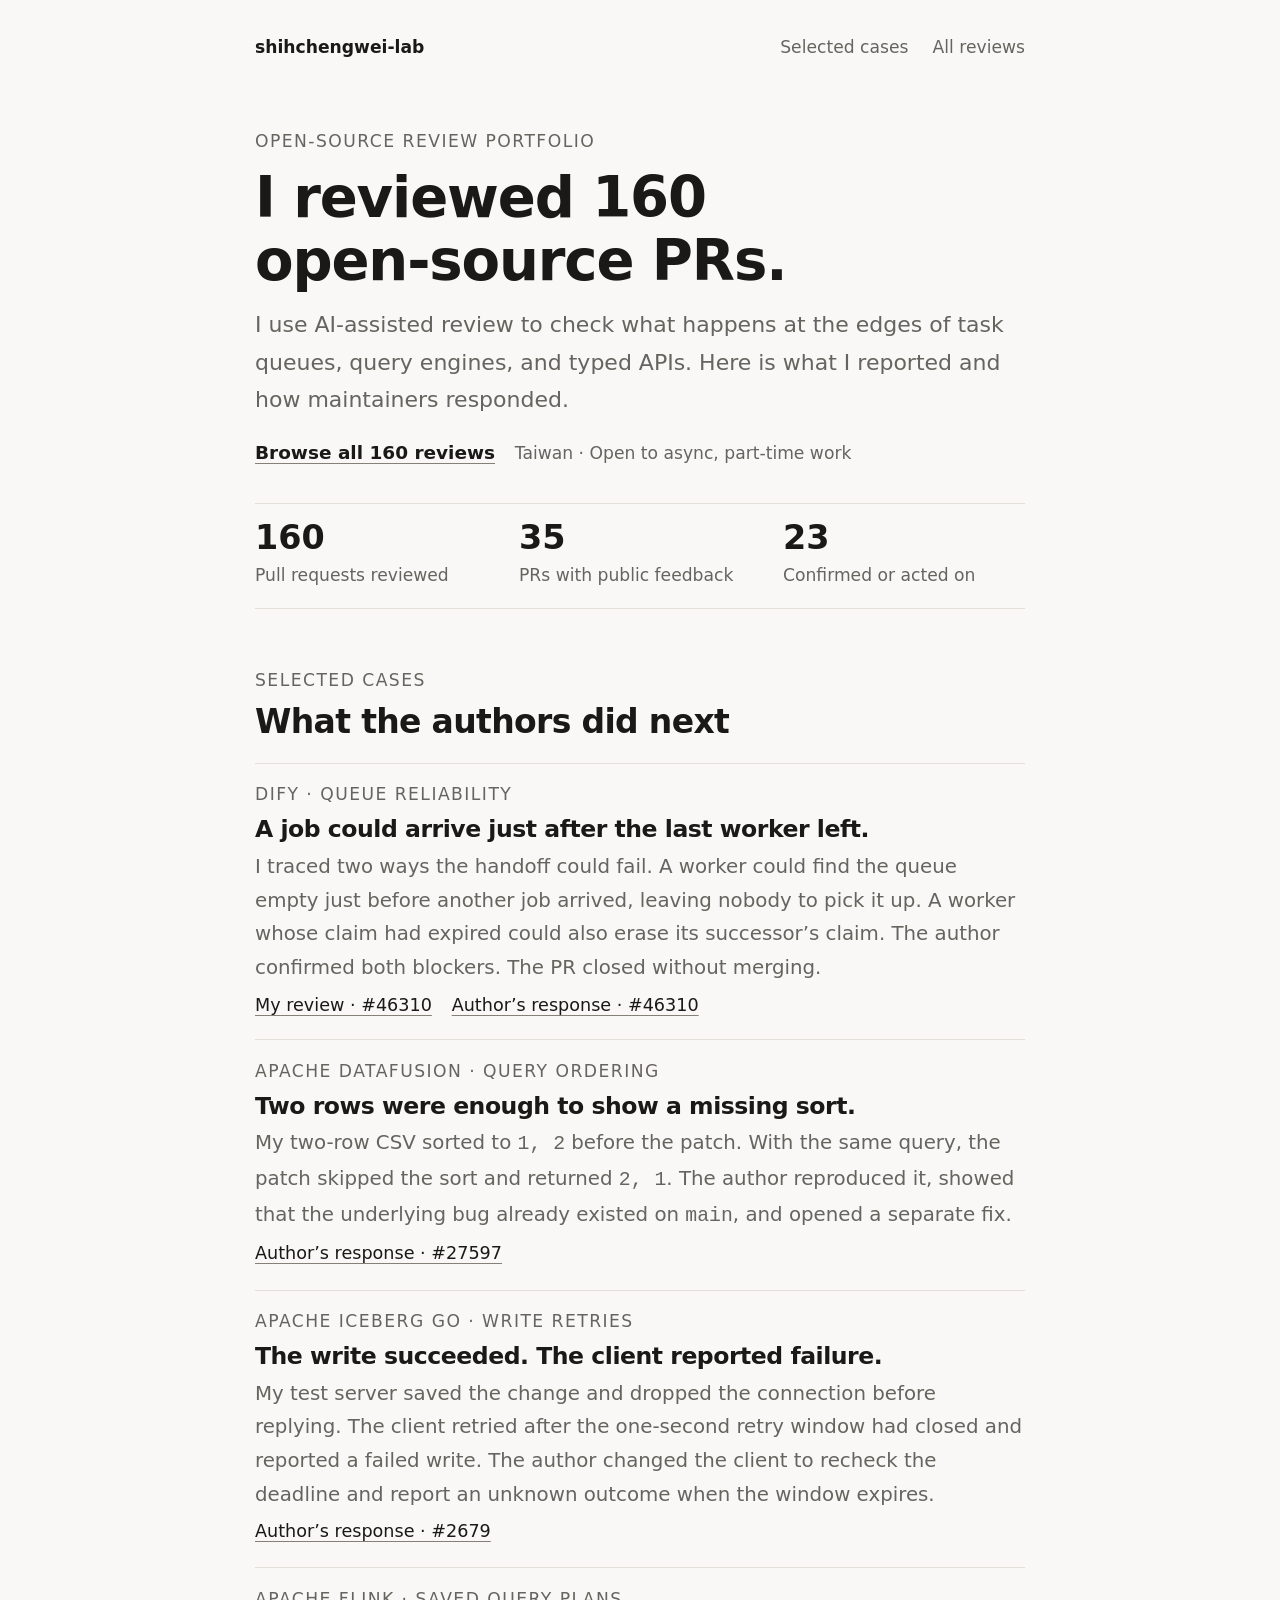
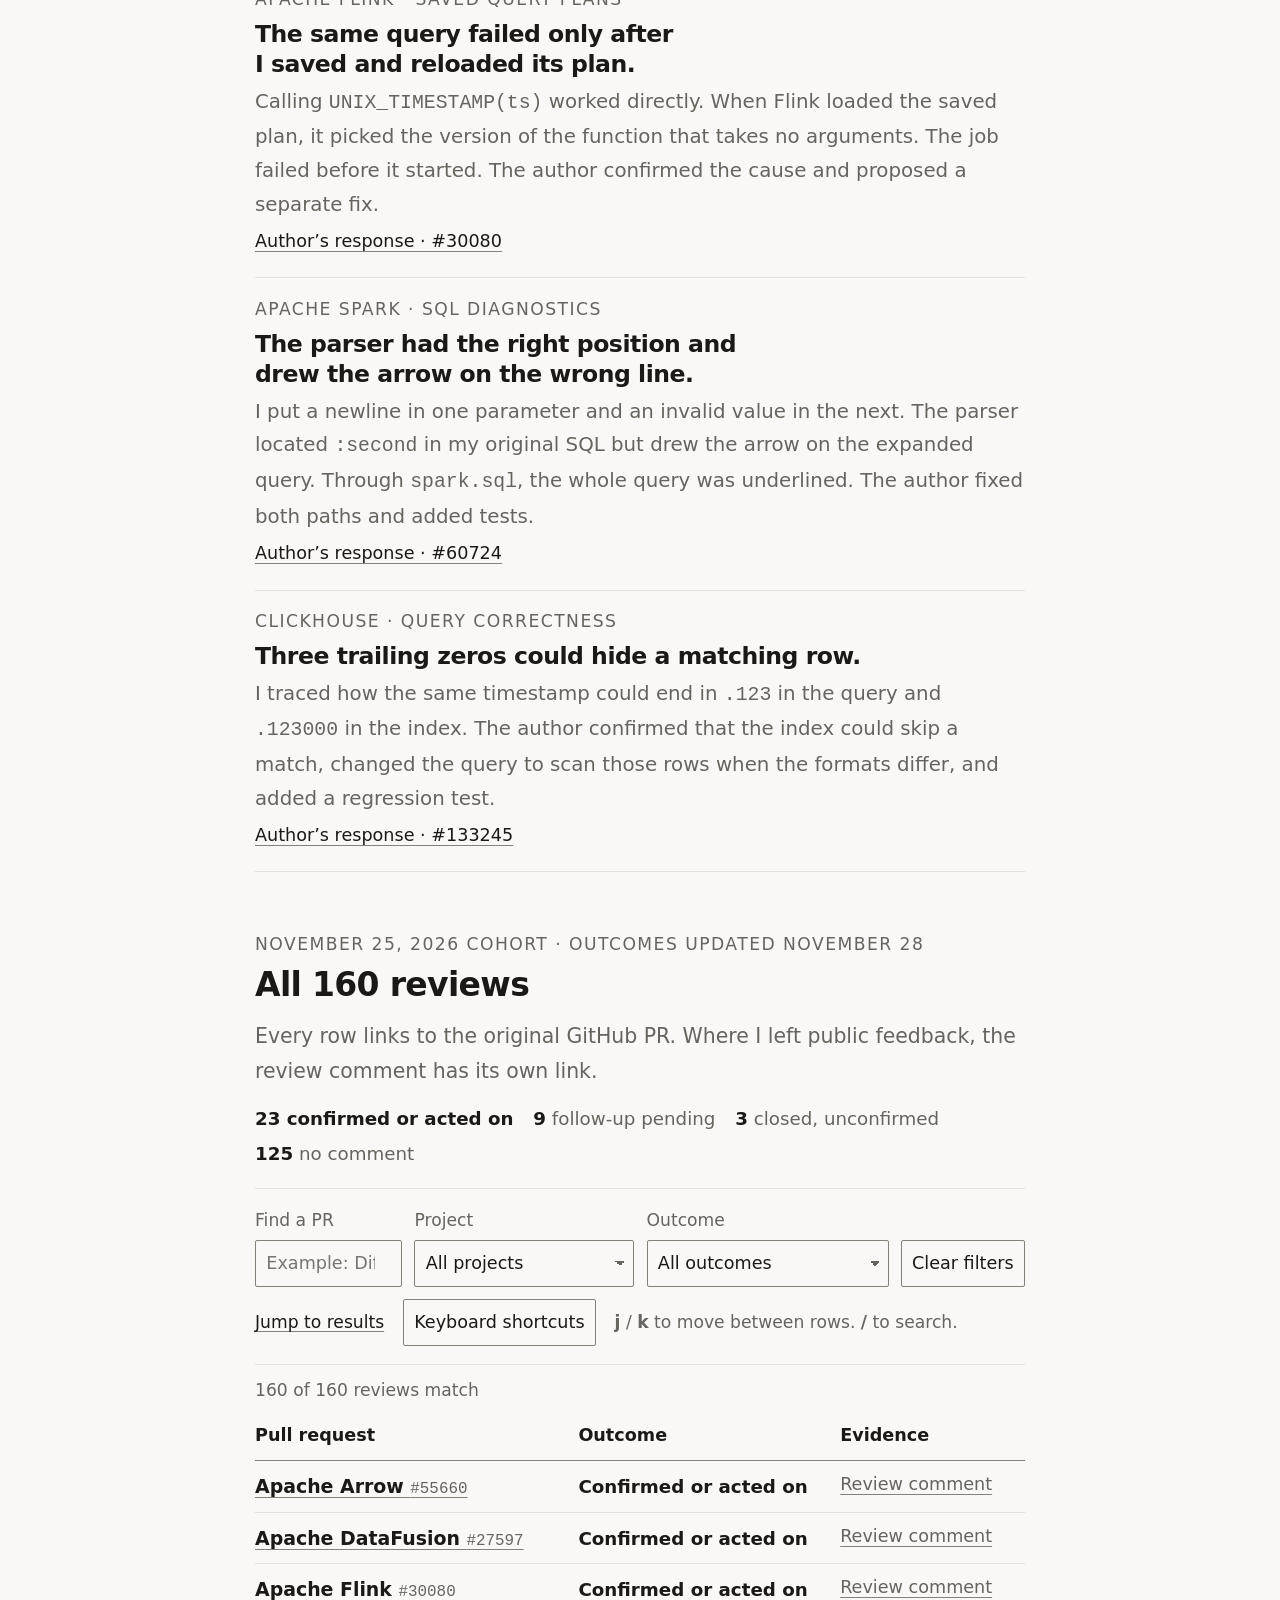
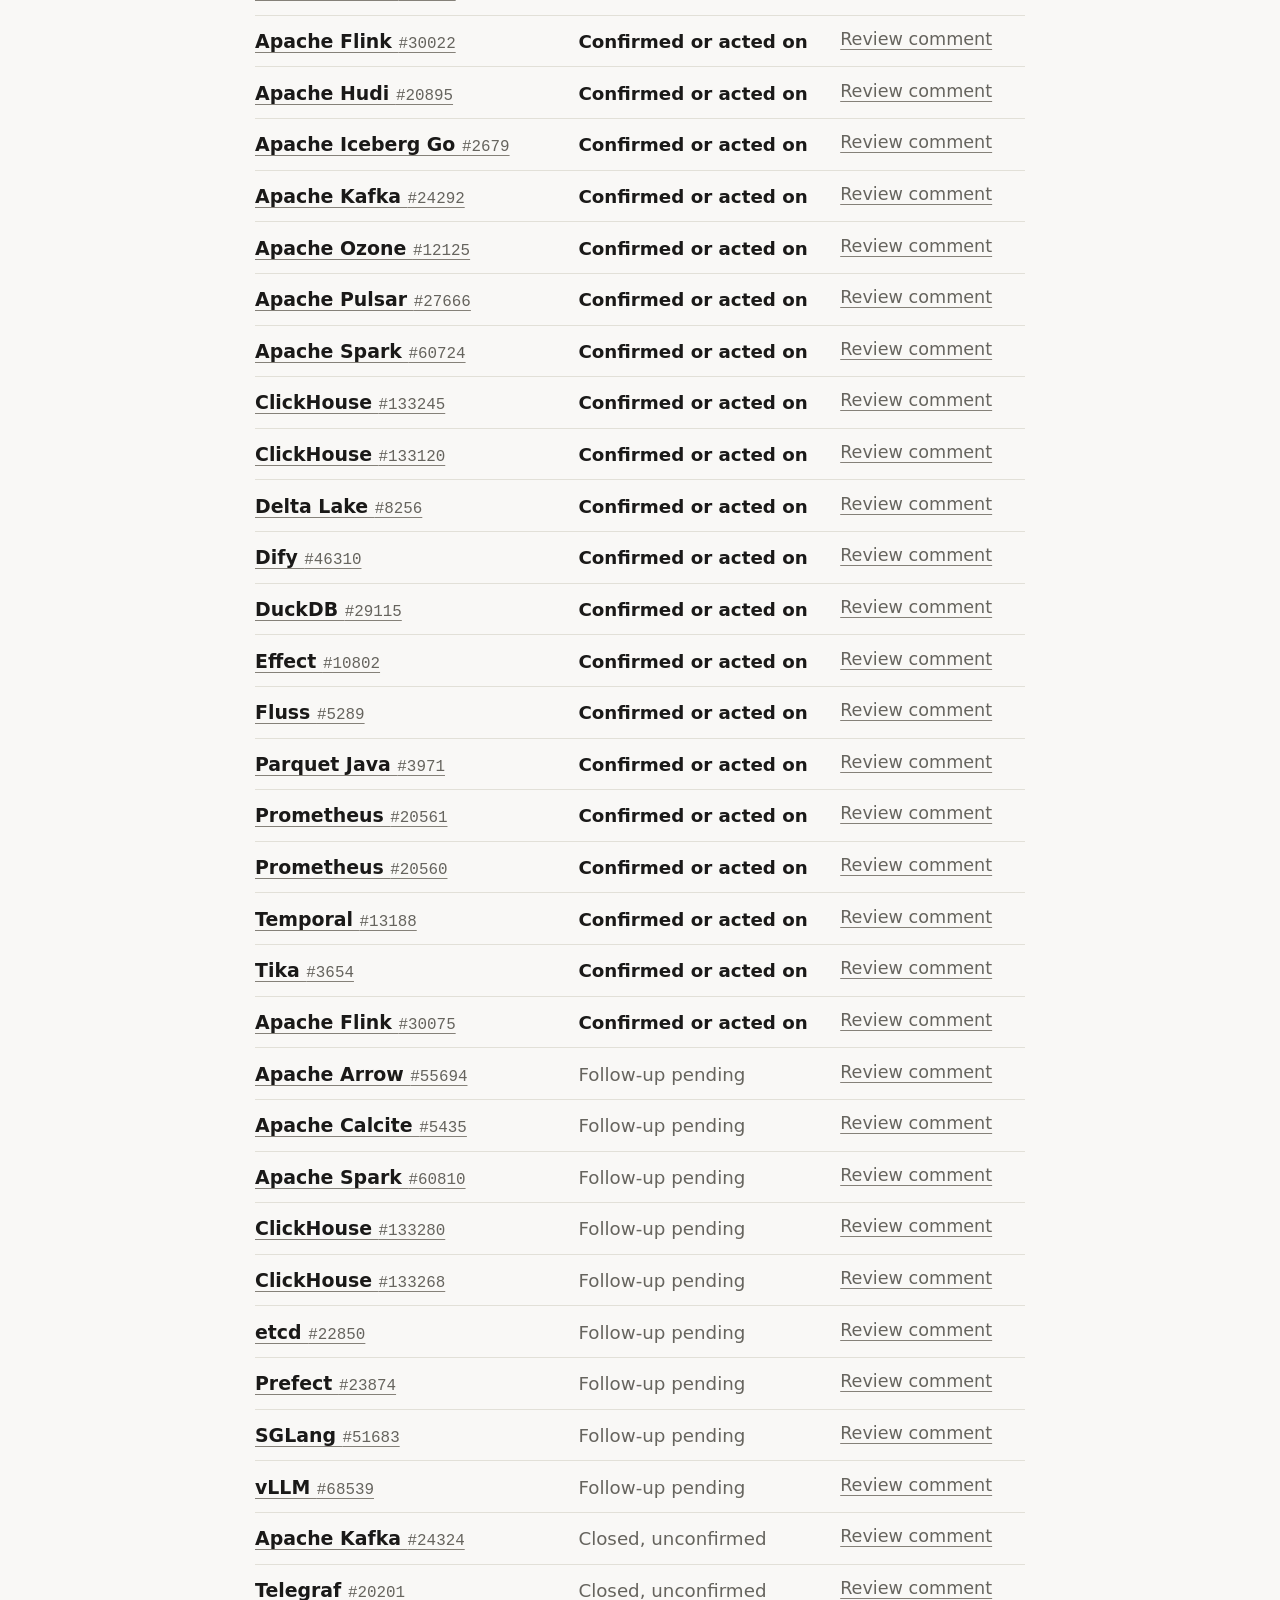
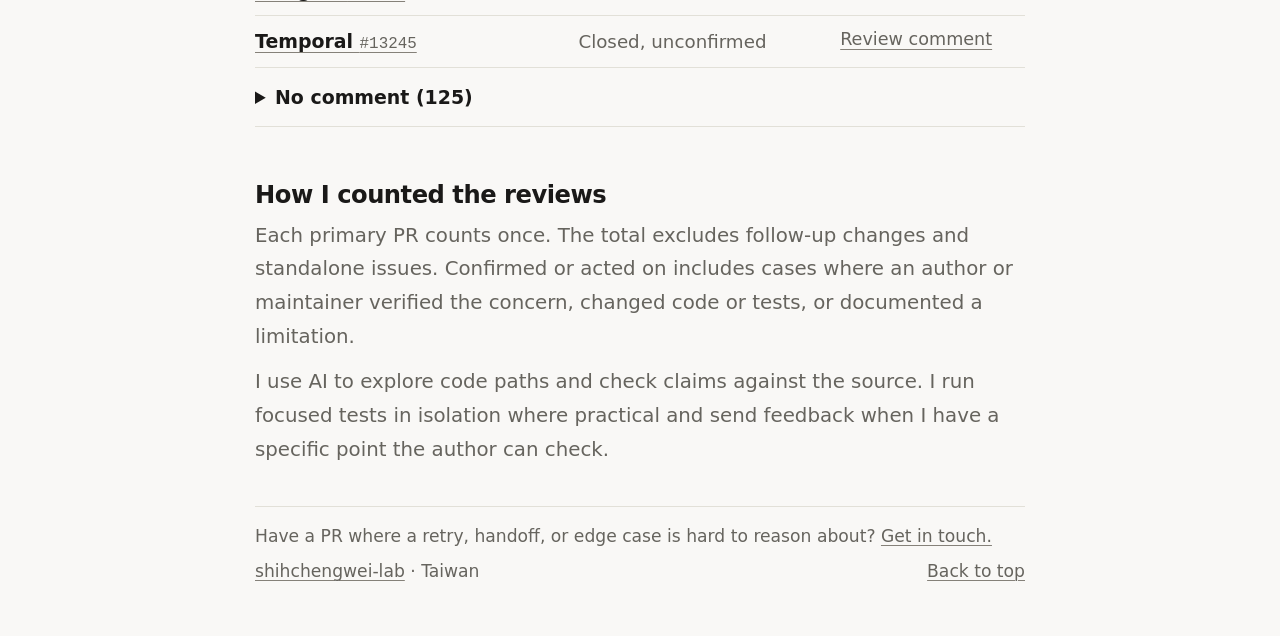
<file: index.html>
<!doctype html>
<html lang="en">
<head>
<meta charset="utf-8">
<meta name="viewport" content="width=device-width, initial-scale=1">
<link rel="icon" href="./favicon.ico?v=1" sizes="16x16 32x32 48x48">
<meta name="robots" content="noindex, follow">
<meta name="theme-color" content="#f9f8f6" media="(prefers-color-scheme: light)">
<meta name="theme-color" content="#161616" media="(prefers-color-scheme: dark)">
<meta name="description" content="160 open-source pull request reviews by shihchengwei-lab, with six selected cases and links to the original evidence.">
<title>160 Open-Source PR Reviews | shihchengwei-lab</title>
<link rel="stylesheet" href="./site.css">
</head>
<body>
<a class="skip" href="#main">Skip to content</a>
<header id="top" tabindex="-1">
  <div class="wrap">
    <div class="topbar">
      <a class="handle" href="https://github.com/shihchengwei-lab">shihchengwei-lab</a>
      <nav aria-label="Page navigation"><a href="#cases">Selected cases</a><a href="#reviews">All reviews</a></nav>
    </div>
    <p class="eyebrow">Open-source review portfolio</p>
    <h1>I reviewed 160 <span>open-source PRs.</span></h1>
    <p class="intro">I use AI-assisted review to check what happens at the edges of task queues, query engines, and typed APIs. Here is what I reported and how maintainers responded.</p>
    <div class="hero-actions"><a class="button" href="#reviews">Browse all 160 reviews</a><span class="availability">Taiwan · Open to async, part-time work</span></div>
    <div class="stats" aria-label="Review outcome summary">
      <div><strong>160</strong><p>Pull requests reviewed</p></div>
      <div><strong>35</strong><p>PRs with public feedback</p></div>
      <div><strong>23</strong><p>Confirmed or acted on</p></div>
    </div>
  </div>
</header>
<main class="wrap" id="main" tabindex="-1">
  <section class="section" id="cases" aria-labelledby="cases-title" tabindex="-1">
    <p class="eyebrow">Selected cases</p>
    <h2 id="cases-title">What the authors did next</h2>
    <div class="cases">
      <article class="case" id="dify" aria-labelledby="dify-title">
        <p class="eyebrow">Dify · Queue reliability</p>
        <h3 id="dify-title">A job could arrive just after the last worker left.</h3>
        <p>I traced two ways the handoff could fail. A worker could find the queue empty just before another job arrived, leaving nobody to pick it up. A worker whose claim had expired could also erase its successor’s claim. The author confirmed both blockers. The PR closed without merging.</p>
        <div class="case-links">
          <a href="https://github.com/langgenius/dify/pull/46310#issuecomment-6981994924">My review · #46310</a>
          <a href="https://github.com/langgenius/dify/pull/46310#issuecomment-6992254631">Author’s response · #46310</a>
        </div>
      </article>
      <article class="case">
        <p class="eyebrow">Apache DataFusion · Query ordering</p>
        <h3>Two rows were enough to show a missing sort.</h3>
        <p>My two-row CSV sorted to <code>1, 2</code> before the patch. With the same query, the patch skipped the sort and returned <code>2, 1</code>. The author reproduced it, showed that the underlying bug already existed on <code>main</code>, and opened a separate fix.</p>
        <a href="https://github.com/apache/datafusion/pull/27597#issuecomment-7049002958">Author’s response · #27597</a>
      </article>
      <article class="case">
        <p class="eyebrow">Apache Iceberg Go · Write retries</p>
        <h3>The write succeeded. The client reported failure.</h3>
        <p>My test server saved the change and dropped the connection before replying. The client retried after the one-second retry window had closed and reported a failed write. The author changed the client to recheck the deadline and report an unknown outcome when the window expires.</p>
        <a href="https://github.com/apache/iceberg-go/pull/2679#issuecomment-7136908103">Author’s response · #2679</a>
      </article>
      <article class="case">
        <p class="eyebrow">Apache Flink · Saved query plans</p>
        <h3>The same query failed only after I saved and reloaded its plan.</h3>
        <p>Calling <code>UNIX_TIMESTAMP(ts)</code> worked directly. When Flink loaded the saved plan, it picked the version of the function that takes no arguments. The job failed before it started. The author confirmed the cause and proposed a separate fix.</p>
        <a href="https://github.com/apache/flink/pull/30080#issuecomment-7151901415">Author’s response · #30080</a>
      </article>
      <article class="case">
        <p class="eyebrow">Apache Spark · SQL diagnostics</p>
        <h3>The parser had the right position and drew the arrow on the wrong line.</h3>
        <p>I put a newline in one parameter and an invalid value in the next. The parser located <code>:second</code> in my original SQL but drew the arrow on the expanded query. Through <code>spark.sql</code>, the whole query was underlined. The author fixed both paths and added tests.</p>
        <a href="https://github.com/apache/spark/pull/60724#issuecomment-7112147391">Author’s response · #60724</a>
      </article>
      <article class="case">
        <p class="eyebrow">ClickHouse · Query correctness</p>
        <h3>Three trailing zeros could hide a matching row.</h3>
        <p>I traced how the same timestamp could end in <code>.123</code> in the query and <code>.123000</code> in the index. The author confirmed that the index could skip a match, changed the query to scan those rows when the formats differ, and added a regression test.</p>
        <a href="https://github.com/ClickHouse/ClickHouse/pull/133245#issuecomment-7063928589">Author’s response · #133245</a>
      </article>
    </div>
  </section>
  <section class="section" id="reviews" aria-labelledby="review-title" tabindex="-1">
    <p class="eyebrow">November 25, 2026 cohort · Outcomes updated November 28</p>
    <h2 id="review-title">All 160 reviews</h2>
    <p class="section-intro">Every row links to the original GitHub PR. Where I left public feedback, the review comment has its own link.</p>
    <div class="legend" aria-label="Outcome counts">
      <span class="status confirmed"><b>23</b> confirmed or acted on</span>
      <span class="status pending"><b>9</b> follow-up pending</span>
      <span class="status closed"><b>3</b> closed, unconfirmed</span>
      <span class="status quiet"><b>125</b> no comment</span>
    </div>
    <div class="directory">
      <form role="search" id="filters" aria-label="Filter the review index" hidden>
        <label>Find a PR<input id="query" type="search" placeholder="Example: Dify or #46310" autocomplete="off" aria-keyshortcuts="/"></label>
        <label>Project<select id="project"><option value="">All projects</option></select></label>
        <label>Outcome<select id="outcome"><option value="">All outcomes</option><option value="confirmed">Confirmed or acted on</option><option value="pending">Follow-up pending</option><option value="closed">Closed, unconfirmed</option><option value="quiet">No comment</option></select></label>
        <button type="reset">Clear filters</button>
        <p class="keyboard-tools">
          <a href="#count">Jump to results</a>
          <button id="shortcut-toggle" type="button" aria-pressed="true">Keyboard shortcuts</button>
          <span id="shortcut-help"><kbd>j</kbd> / <kbd>k</kbd> to move between rows. <kbd>/</kbd> to search.</span>
        </p>
      </form>
      <p class="count" id="count" role="status" tabindex="-1">160 of 160 reviews match</p>
      <table id="commented-reviews" aria-label="Reviews with public comments">
        <thead><tr><th scope="col">Pull request</th><th scope="col">Outcome</th><th scope="col">Evidence</th></tr></thead>
        <tbody>
<tr data-project="apache/arrow" data-status="confirmed">
  <td><a class="pr" href="https://github.com/apache/arrow/pull/55660">Apache Arrow <span>#55660</span></a></td>
  <td><span class="status confirmed">Confirmed or acted on</span></td>
  <td><a href="https://github.com/apache/arrow/pull/55660#issuecomment-7008394155" aria-label="Review comment on Apache Arrow #55660">Review comment</a></td>
</tr>
<tr data-project="apache/datafusion" data-status="confirmed">
  <td><a class="pr" href="https://github.com/apache/datafusion/pull/27597">Apache DataFusion <span>#27597</span></a></td>
  <td><span class="status confirmed">Confirmed or acted on</span></td>
  <td><a href="https://github.com/apache/datafusion/pull/27597#issuecomment-7036916326" aria-label="Review comment on Apache DataFusion #27597">Review comment</a></td>
</tr>
<tr data-project="apache/flink" data-status="confirmed">
  <td><a class="pr" href="https://github.com/apache/flink/pull/30080">Apache Flink <span>#30080</span></a></td>
  <td><span class="status confirmed">Confirmed or acted on</span></td>
  <td><a href="https://github.com/apache/flink/pull/30080#issuecomment-7149014587" aria-label="Review comment on Apache Flink #30080">Review comment</a></td>
</tr>
<tr data-project="apache/flink" data-status="confirmed">
  <td><a class="pr" href="https://github.com/apache/flink/pull/30022">Apache Flink <span>#30022</span></a></td>
  <td><span class="status confirmed">Confirmed or acted on</span></td>
  <td><a href="https://github.com/apache/flink/pull/30022#issuecomment-7035073896" aria-label="Review comment on Apache Flink #30022">Review comment</a></td>
</tr>
<tr data-project="apache/hudi" data-status="confirmed">
  <td><a class="pr" href="https://github.com/apache/hudi/pull/20895">Apache Hudi <span>#20895</span></a></td>
  <td><span class="status confirmed">Confirmed or acted on</span></td>
  <td><a href="https://github.com/apache/hudi/pull/20895#issuecomment-7136160884" aria-label="Review comment on Apache Hudi #20895">Review comment</a></td>
</tr>
<tr data-project="apache/iceberg-go" data-status="confirmed">
  <td><a class="pr" href="https://github.com/apache/iceberg-go/pull/2679">Apache Iceberg Go <span>#2679</span></a></td>
  <td><span class="status confirmed">Confirmed or acted on</span></td>
  <td><a href="https://github.com/apache/iceberg-go/pull/2679#issuecomment-7106623743" aria-label="Review comment on Apache Iceberg Go #2679">Review comment</a></td>
</tr>
<tr data-project="apache/kafka" data-status="confirmed">
  <td><a class="pr" href="https://github.com/apache/kafka/pull/24292">Apache Kafka <span>#24292</span></a></td>
  <td><span class="status confirmed">Confirmed or acted on</span></td>
  <td><a href="https://github.com/apache/kafka/pull/24292#issuecomment-7008198647" aria-label="Review comment on Apache Kafka #24292">Review comment</a></td>
</tr>
<tr data-project="apache/ozone" data-status="confirmed">
  <td><a class="pr" href="https://github.com/apache/ozone/pull/12125">Apache Ozone <span>#12125</span></a></td>
  <td><span class="status confirmed">Confirmed or acted on</span></td>
  <td><a href="https://github.com/apache/ozone/pull/12125#issuecomment-7137559369" aria-label="Review comment on Apache Ozone #12125">Review comment</a></td>
</tr>
<tr data-project="apache/pulsar" data-status="confirmed">
  <td><a class="pr" href="https://github.com/apache/pulsar/pull/27666">Apache Pulsar <span>#27666</span></a></td>
  <td><span class="status confirmed">Confirmed or acted on</span></td>
  <td><a href="https://github.com/apache/pulsar/pull/27666#issuecomment-7015428325" aria-label="Review comment on Apache Pulsar #27666">Review comment</a></td>
</tr>
<tr data-project="apache/spark" data-status="confirmed">
  <td><a class="pr" href="https://github.com/apache/spark/pull/60724">Apache Spark <span>#60724</span></a></td>
  <td><span class="status confirmed">Confirmed or acted on</span></td>
  <td><a href="https://github.com/apache/spark/pull/60724#issuecomment-7058670635" aria-label="Review comment on Apache Spark #60724">Review comment</a></td>
</tr>
<tr data-project="clickhouse/clickhouse" data-status="confirmed">
  <td><a class="pr" href="https://github.com/ClickHouse/ClickHouse/pull/133245">ClickHouse <span>#133245</span></a></td>
  <td><span class="status confirmed">Confirmed or acted on</span></td>
  <td><a href="https://github.com/ClickHouse/ClickHouse/pull/133245#issuecomment-7054380919" aria-label="Review comment on ClickHouse #133245">Review comment</a></td>
</tr>
<tr data-project="clickhouse/clickhouse" data-status="confirmed">
  <td><a class="pr" href="https://github.com/ClickHouse/ClickHouse/pull/133120">ClickHouse <span>#133120</span></a></td>
  <td><span class="status confirmed">Confirmed or acted on</span></td>
  <td><a href="https://github.com/ClickHouse/ClickHouse/pull/133120#issuecomment-7043950742" aria-label="Review comment on ClickHouse #133120">Review comment</a></td>
</tr>
<tr data-project="delta-io/delta" data-status="confirmed">
  <td><a class="pr" href="https://github.com/delta-io/delta/pull/8256">Delta Lake <span>#8256</span></a></td>
  <td><span class="status confirmed">Confirmed or acted on</span></td>
  <td><a href="https://github.com/delta-io/delta/pull/8256#issuecomment-7057960766" aria-label="Review comment on Delta Lake #8256">Review comment</a></td>
</tr>
<tr data-project="langgenius/dify" data-status="confirmed">
  <td><a class="pr" href="https://github.com/langgenius/dify/pull/46310">Dify <span>#46310</span></a></td>
  <td><span class="status confirmed">Confirmed or acted on</span></td>
  <td><a href="https://github.com/langgenius/dify/pull/46310#issuecomment-6981994924" aria-label="Review comment on Dify #46310">Review comment</a></td>
</tr>
<tr data-project="duckdb/duckdb" data-status="confirmed">
  <td><a class="pr" href="https://github.com/duckdb/duckdb/pull/29115">DuckDB <span>#29115</span></a></td>
  <td><span class="status confirmed">Confirmed or acted on</span></td>
  <td><a href="https://github.com/duckdb/duckdb/pull/29115#issuecomment-7046876025" aria-label="Review comment on DuckDB #29115">Review comment</a></td>
</tr>
<tr data-project="effect-ts/effect" data-status="confirmed">
  <td><a class="pr" href="https://github.com/Effect-TS/effect/pull/10802">Effect <span>#10802</span></a></td>
  <td><span class="status confirmed">Confirmed or acted on</span></td>
  <td><a href="https://github.com/Effect-TS/effect/pull/10802#issuecomment-7058087237" aria-label="Review comment on Effect #10802">Review comment</a></td>
</tr>
<tr data-project="apache/fluss" data-status="confirmed">
  <td><a class="pr" href="https://github.com/apache/fluss/pull/5289">Fluss <span>#5289</span></a></td>
  <td><span class="status confirmed">Confirmed or acted on</span></td>
  <td><a href="https://github.com/apache/fluss/pull/5289#issuecomment-7041135080" aria-label="Review comment on Fluss #5289">Review comment</a></td>
</tr>
<tr data-project="apache/parquet-java" data-status="confirmed">
  <td><a class="pr" href="https://github.com/apache/parquet-java/pull/3971">Parquet Java <span>#3971</span></a></td>
  <td><span class="status confirmed">Confirmed or acted on</span></td>
  <td><a href="https://github.com/apache/parquet-java/pull/3971#issuecomment-7008959429" aria-label="Review comment on Parquet Java #3971">Review comment</a></td>
</tr>
<tr data-project="prometheus/prometheus" data-status="confirmed">
  <td><a class="pr" href="https://github.com/prometheus/prometheus/pull/20561">Prometheus <span>#20561</span></a></td>
  <td><span class="status confirmed">Confirmed or acted on</span></td>
  <td><a href="https://github.com/prometheus/prometheus/pull/20561#issuecomment-7152789358" aria-label="Review comment on Prometheus #20561">Review comment</a></td>
</tr>
<tr data-project="prometheus/prometheus" data-status="confirmed">
  <td><a class="pr" href="https://github.com/prometheus/prometheus/pull/20560">Prometheus <span>#20560</span></a></td>
  <td><span class="status confirmed">Confirmed or acted on</span></td>
  <td><a href="https://github.com/prometheus/prometheus/pull/20560#issuecomment-7161025633" aria-label="Review comment on Prometheus #20560">Review comment</a></td>
</tr>
<tr data-project="temporalio/temporal" data-status="confirmed">
  <td><a class="pr" href="https://github.com/temporalio/temporal/pull/13188">Temporal <span>#13188</span></a></td>
  <td><span class="status confirmed">Confirmed or acted on</span></td>
  <td><a href="https://github.com/temporalio/temporal/pull/13188#issuecomment-7056794879" aria-label="Review comment on Temporal #13188">Review comment</a></td>
</tr>
<tr data-project="apache/tika" data-status="confirmed">
  <td><a class="pr" href="https://github.com/apache/tika/pull/3654">Tika <span>#3654</span></a></td>
  <td><span class="status confirmed">Confirmed or acted on</span></td>
  <td><a href="https://github.com/apache/tika/pull/3654#issuecomment-7105708451" aria-label="Review comment on Tika #3654">Review comment</a></td>
</tr>
<tr data-project="apache/flink" data-status="confirmed">
  <td><a class="pr" href="https://github.com/apache/flink/pull/30075">Apache Flink <span>#30075</span></a></td>
  <td><span class="status confirmed">Confirmed or acted on</span></td>
  <td><a href="https://github.com/apache/flink/pull/30075#issuecomment-7132120995" aria-label="Review comment on Apache Flink #30075">Review comment</a></td>
</tr>
<tr data-project="apache/arrow" data-status="pending">
  <td><a class="pr" href="https://github.com/apache/arrow/pull/55694">Apache Arrow <span>#55694</span></a></td>
  <td><span class="status pending">Follow-up pending</span></td>
  <td><a href="https://github.com/apache/arrow/pull/55694#issuecomment-7055374444" aria-label="Review comment on Apache Arrow #55694">Review comment</a></td>
</tr>
<tr data-project="apache/calcite" data-status="pending">
  <td><a class="pr" href="https://github.com/apache/calcite/pull/5435">Apache Calcite <span>#5435</span></a></td>
  <td><span class="status pending">Follow-up pending</span></td>
  <td><a href="https://github.com/apache/calcite/pull/5435#issuecomment-7105022268" aria-label="Review comment on Apache Calcite #5435">Review comment</a></td>
</tr>
<tr data-project="apache/spark" data-status="pending">
  <td><a class="pr" href="https://github.com/apache/spark/pull/60810">Apache Spark <span>#60810</span></a></td>
  <td><span class="status pending">Follow-up pending</span></td>
  <td><a href="https://github.com/apache/spark/pull/60810#discussion_r4681349684" aria-label="Review comment on Apache Spark #60810">Review comment</a></td>
</tr>
<tr data-project="clickhouse/clickhouse" data-status="pending">
  <td><a class="pr" href="https://github.com/ClickHouse/ClickHouse/pull/133280">ClickHouse <span>#133280</span></a></td>
  <td><span class="status pending">Follow-up pending</span></td>
  <td><a href="https://github.com/ClickHouse/ClickHouse/pull/133280#issuecomment-7055929101" aria-label="Review comment on ClickHouse #133280">Review comment</a></td>
</tr>
<tr data-project="clickhouse/clickhouse" data-status="pending">
  <td><a class="pr" href="https://github.com/ClickHouse/ClickHouse/pull/133268">ClickHouse <span>#133268</span></a></td>
  <td><span class="status pending">Follow-up pending</span></td>
  <td><a href="https://github.com/ClickHouse/ClickHouse/pull/133268#issuecomment-7054900194" aria-label="Review comment on ClickHouse #133268">Review comment</a></td>
</tr>
<tr data-project="etcd-io/etcd" data-status="pending">
  <td><a class="pr" href="https://github.com/etcd-io/etcd/pull/22850">etcd <span>#22850</span></a></td>
  <td><span class="status pending">Follow-up pending</span></td>
  <td><a href="https://github.com/etcd-io/etcd/pull/22850#issuecomment-7007344390" aria-label="Review comment on etcd #22850">Review comment</a></td>
</tr>
<tr data-project="prefecthq/prefect" data-status="pending">
  <td><a class="pr" href="https://github.com/PrefectHQ/prefect/pull/23874">Prefect <span>#23874</span></a></td>
  <td><span class="status pending">Follow-up pending</span></td>
  <td><a href="https://github.com/PrefectHQ/prefect/pull/23874#discussion_r4616892632" aria-label="Review comment on Prefect #23874">Review comment</a></td>
</tr>
<tr data-project="sgl-project/sglang" data-status="pending">
  <td><a class="pr" href="https://github.com/sgl-project/sglang/pull/51683">SGLang <span>#51683</span></a></td>
  <td><span class="status pending">Follow-up pending</span></td>
  <td><a href="https://github.com/sgl-project/sglang/pull/51683#issuecomment-7056527407" aria-label="Review comment on SGLang #51683">Review comment</a></td>
</tr>
<tr data-project="vllm-project/vllm" data-status="pending">
  <td><a class="pr" href="https://github.com/vllm-project/vllm/pull/68539">vLLM <span>#68539</span></a></td>
  <td><span class="status pending">Follow-up pending</span></td>
  <td><a href="https://github.com/vllm-project/vllm/pull/68539#issuecomment-6997488779" aria-label="Review comment on vLLM #68539">Review comment</a></td>
</tr>
<tr data-project="apache/kafka" data-status="closed">
  <td><a class="pr" href="https://github.com/apache/kafka/pull/24324">Apache Kafka <span>#24324</span></a></td>
  <td><span class="status closed">Closed, unconfirmed</span></td>
  <td><a href="https://github.com/apache/kafka/pull/24324#issuecomment-7056225855" aria-label="Review comment on Apache Kafka #24324">Review comment</a></td>
</tr>
<tr data-project="influxdata/telegraf" data-status="closed">
  <td><a class="pr" href="https://github.com/influxdata/telegraf/pull/20201">Telegraf <span>#20201</span></a></td>
  <td><span class="status closed">Closed, unconfirmed</span></td>
  <td><a href="https://github.com/influxdata/telegraf/pull/20201#issuecomment-7057419634" aria-label="Review comment on Telegraf #20201">Review comment</a></td>
</tr>
<tr data-project="temporalio/temporal" data-status="closed">
  <td><a class="pr" href="https://github.com/temporalio/temporal/pull/13245">Temporal <span>#13245</span></a></td>
  <td><span class="status closed">Closed, unconfirmed</span></td>
  <td><a href="https://github.com/temporalio/temporal/pull/13245#issuecomment-7130945988" aria-label="Review comment on Temporal #13245">Review comment</a></td>
</tr>
        </tbody>
      </table>
      <details class="quiet-reviews" id="quiet-reviews">
        <summary>No comment (<span id="quiet-count">125</span>)</summary>
        <table aria-label="Reviews without public comments">
          <thead><tr><th scope="col">Pull request</th><th scope="col">Outcome</th><th scope="col">Evidence</th></tr></thead>
          <tbody>
<tr data-project="apache/airflow" data-status="quiet">
  <td><a class="pr" href="https://github.com/apache/airflow/pull/77489">Apache Airflow <span>#77489</span></a></td>
  <td><span class="status quiet">No comment</span></td>
  <td><span aria-label="No public comment">—</span></td>
</tr>
<tr data-project="apache/airflow" data-status="quiet">
  <td><a class="pr" href="https://github.com/apache/airflow/pull/77380">Apache Airflow <span>#77380</span></a></td>
  <td><span class="status quiet">No comment</span></td>
  <td><span aria-label="No public comment">—</span></td>
</tr>
<tr data-project="apache/airflow" data-status="quiet">
  <td><a class="pr" href="https://github.com/apache/airflow/pull/77305">Apache Airflow <span>#77305</span></a></td>
  <td><span class="status quiet">No comment</span></td>
  <td><span aria-label="No public comment">—</span></td>
</tr>
<tr data-project="apache/airflow" data-status="quiet">
  <td><a class="pr" href="https://github.com/apache/airflow/pull/77382">Apache Airflow <span>#77382</span></a></td>
  <td><span class="status quiet">No comment</span></td>
  <td><span aria-label="No public comment">—</span></td>
</tr>
<tr data-project="apache/apisix" data-status="quiet">
  <td><a class="pr" href="https://github.com/apache/apisix/pull/14247">Apache APISIX <span>#14247</span></a></td>
  <td><span class="status quiet">No comment</span></td>
  <td><span aria-label="No public comment">—</span></td>
</tr>
<tr data-project="apache/arrow-rs" data-status="quiet">
  <td><a class="pr" href="https://github.com/apache/arrow-rs/pull/12369">Apache Arrow Rust <span>#12369</span></a></td>
  <td><span class="status quiet">No comment</span></td>
  <td><span aria-label="No public comment">—</span></td>
</tr>
<tr data-project="apache/arrow-rs" data-status="quiet">
  <td><a class="pr" href="https://github.com/apache/arrow-rs/pull/12365">Apache Arrow Rust <span>#12365</span></a></td>
  <td><span class="status quiet">No comment</span></td>
  <td><span aria-label="No public comment">—</span></td>
</tr>
<tr data-project="apache/arrow-rs" data-status="quiet">
  <td><a class="pr" href="https://github.com/apache/arrow-rs/pull/12363">Apache Arrow Rust <span>#12363</span></a></td>
  <td><span class="status quiet">No comment</span></td>
  <td><span aria-label="No public comment">—</span></td>
</tr>
<tr data-project="apache/arrow-rs" data-status="quiet">
  <td><a class="pr" href="https://github.com/apache/arrow-rs/pull/12352">Apache Arrow Rust <span>#12352</span></a></td>
  <td><span class="status quiet">No comment</span></td>
  <td><span aria-label="No public comment">—</span></td>
</tr>
<tr data-project="apache/arrow-rs" data-status="quiet">
  <td><a class="pr" href="https://github.com/apache/arrow-rs/pull/12333">Apache Arrow Rust <span>#12333</span></a></td>
  <td><span class="status quiet">No comment</span></td>
  <td><span aria-label="No public comment">—</span></td>
</tr>
<tr data-project="apache/calcite" data-status="quiet">
  <td><a class="pr" href="https://github.com/apache/calcite/pull/5445">Apache Calcite <span>#5445</span></a></td>
  <td><span class="status quiet">No comment</span></td>
  <td><span aria-label="No public comment">—</span></td>
</tr>
<tr data-project="apache/calcite" data-status="quiet">
  <td><a class="pr" href="https://github.com/apache/calcite/pull/5443">Apache Calcite <span>#5443</span></a></td>
  <td><span class="status quiet">No comment</span></td>
  <td><span aria-label="No public comment">—</span></td>
</tr>
<tr data-project="apache/flink" data-status="quiet">
  <td><a class="pr" href="https://github.com/apache/flink/pull/30081">Apache Flink <span>#30081</span></a></td>
  <td><span class="status quiet">No comment</span></td>
  <td><span aria-label="No public comment">—</span></td>
</tr>
<tr data-project="apache/hudi" data-status="quiet">
  <td><a class="pr" href="https://github.com/apache/hudi/pull/20897">Apache Hudi <span>#20897</span></a></td>
  <td><span class="status quiet">No comment</span></td>
  <td><span aria-label="No public comment">—</span></td>
</tr>
<tr data-project="apache/hudi" data-status="quiet">
  <td><a class="pr" href="https://github.com/apache/hudi/pull/20893">Apache Hudi <span>#20893</span></a></td>
  <td><span class="status quiet">No comment</span></td>
  <td><span aria-label="No public comment">—</span></td>
</tr>
<tr data-project="apache/hudi" data-status="quiet">
  <td><a class="pr" href="https://github.com/apache/hudi/pull/20888">Apache Hudi <span>#20888</span></a></td>
  <td><span class="status quiet">No comment</span></td>
  <td><span aria-label="No public comment">—</span></td>
</tr>
<tr data-project="apache/hudi" data-status="quiet">
  <td><a class="pr" href="https://github.com/apache/hudi/pull/20877">Apache Hudi <span>#20877</span></a></td>
  <td><span class="status quiet">No comment</span></td>
  <td><span aria-label="No public comment">—</span></td>
</tr>
<tr data-project="apache/hudi" data-status="quiet">
  <td><a class="pr" href="https://github.com/apache/hudi/pull/20777">Apache Hudi <span>#20777</span></a></td>
  <td><span class="status quiet">No comment</span></td>
  <td><span aria-label="No public comment">—</span></td>
</tr>
<tr data-project="apache/iceberg" data-status="quiet">
  <td><a class="pr" href="https://github.com/apache/iceberg/pull/19124">Apache Iceberg <span>#19124</span></a></td>
  <td><span class="status quiet">No comment</span></td>
  <td><span aria-label="No public comment">—</span></td>
</tr>
<tr data-project="apache/iceberg" data-status="quiet">
  <td><a class="pr" href="https://github.com/apache/iceberg/pull/19122">Apache Iceberg <span>#19122</span></a></td>
  <td><span class="status quiet">No comment</span></td>
  <td><span aria-label="No public comment">—</span></td>
</tr>
<tr data-project="apache/iceberg" data-status="quiet">
  <td><a class="pr" href="https://github.com/apache/iceberg/pull/19105">Apache Iceberg <span>#19105</span></a></td>
  <td><span class="status quiet">No comment</span></td>
  <td><span aria-label="No public comment">—</span></td>
</tr>
<tr data-project="apache/iceberg" data-status="quiet">
  <td><a class="pr" href="https://github.com/apache/iceberg/pull/19104">Apache Iceberg <span>#19104</span></a></td>
  <td><span class="status quiet">No comment</span></td>
  <td><span aria-label="No public comment">—</span></td>
</tr>
<tr data-project="apache/iceberg" data-status="quiet">
  <td><a class="pr" href="https://github.com/apache/iceberg/pull/19099">Apache Iceberg <span>#19099</span></a></td>
  <td><span class="status quiet">No comment</span></td>
  <td><span aria-label="No public comment">—</span></td>
</tr>
<tr data-project="apache/iceberg" data-status="quiet">
  <td><a class="pr" href="https://github.com/apache/iceberg/pull/19039">Apache Iceberg <span>#19039</span></a></td>
  <td><span class="status quiet">No comment</span></td>
  <td><span aria-label="No public comment">—</span></td>
</tr>
<tr data-project="apache/iceberg-go" data-status="quiet">
  <td><a class="pr" href="https://github.com/apache/iceberg-go/pull/2678">Apache Iceberg Go <span>#2678</span></a></td>
  <td><span class="status quiet">No comment</span></td>
  <td><span aria-label="No public comment">—</span></td>
</tr>
<tr data-project="apache/iceberg-go" data-status="quiet">
  <td><a class="pr" href="https://github.com/apache/iceberg-go/pull/2667">Apache Iceberg Go <span>#2667</span></a></td>
  <td><span class="status quiet">No comment</span></td>
  <td><span aria-label="No public comment">—</span></td>
</tr>
<tr data-project="apache/iceberg-go" data-status="quiet">
  <td><a class="pr" href="https://github.com/apache/iceberg-go/pull/2653">Apache Iceberg Go <span>#2653</span></a></td>
  <td><span class="status quiet">No comment</span></td>
  <td><span aria-label="No public comment">—</span></td>
</tr>
<tr data-project="apache/kafka" data-status="quiet">
  <td><a class="pr" href="https://github.com/apache/kafka/pull/24354">Apache Kafka <span>#24354</span></a></td>
  <td><span class="status quiet">No comment</span></td>
  <td><span aria-label="No public comment">—</span></td>
</tr>
<tr data-project="apache/kafka" data-status="quiet">
  <td><a class="pr" href="https://github.com/apache/kafka/pull/24351">Apache Kafka <span>#24351</span></a></td>
  <td><span class="status quiet">No comment</span></td>
  <td><span aria-label="No public comment">—</span></td>
</tr>
<tr data-project="apache/kafka" data-status="quiet">
  <td><a class="pr" href="https://github.com/apache/kafka/pull/24343">Apache Kafka <span>#24343</span></a></td>
  <td><span class="status quiet">No comment</span></td>
  <td><span aria-label="No public comment">—</span></td>
</tr>
<tr data-project="apache/kafka" data-status="quiet">
  <td><a class="pr" href="https://github.com/apache/kafka/pull/24334">Apache Kafka <span>#24334</span></a></td>
  <td><span class="status quiet">No comment</span></td>
  <td><span aria-label="No public comment">—</span></td>
</tr>
<tr data-project="apache/kafka" data-status="quiet">
  <td><a class="pr" href="https://github.com/apache/kafka/pull/24320">Apache Kafka <span>#24320</span></a></td>
  <td><span class="status quiet">No comment</span></td>
  <td><span aria-label="No public comment">—</span></td>
</tr>
<tr data-project="apache/kafka" data-status="quiet">
  <td><a class="pr" href="https://github.com/apache/kafka/pull/24304">Apache Kafka <span>#24304</span></a></td>
  <td><span class="status quiet">No comment</span></td>
  <td><span aria-label="No public comment">—</span></td>
</tr>
<tr data-project="apache/kafka" data-status="quiet">
  <td><a class="pr" href="https://github.com/apache/kafka/pull/24302">Apache Kafka <span>#24302</span></a></td>
  <td><span class="status quiet">No comment</span></td>
  <td><span aria-label="No public comment">—</span></td>
</tr>
<tr data-project="apache/kafka" data-status="quiet">
  <td><a class="pr" href="https://github.com/apache/kafka/pull/24300">Apache Kafka <span>#24300</span></a></td>
  <td><span class="status quiet">No comment</span></td>
  <td><span aria-label="No public comment">—</span></td>
</tr>
<tr data-project="apache/kafka" data-status="quiet">
  <td><a class="pr" href="https://github.com/apache/kafka/pull/24294">Apache Kafka <span>#24294</span></a></td>
  <td><span class="status quiet">No comment</span></td>
  <td><span aria-label="No public comment">—</span></td>
</tr>
<tr data-project="apache/ozone" data-status="quiet">
  <td><a class="pr" href="https://github.com/apache/ozone/pull/12099">Apache Ozone <span>#12099</span></a></td>
  <td><span class="status quiet">No comment</span></td>
  <td><span aria-label="No public comment">—</span></td>
</tr>
<tr data-project="apache/ozone" data-status="quiet">
  <td><a class="pr" href="https://github.com/apache/ozone/pull/12065">Apache Ozone <span>#12065</span></a></td>
  <td><span class="status quiet">No comment</span></td>
  <td><span aria-label="No public comment">—</span></td>
</tr>
<tr data-project="apache/paimon" data-status="quiet">
  <td><a class="pr" href="https://github.com/apache/paimon/pull/11377">Apache Paimon <span>#11377</span></a></td>
  <td><span class="status quiet">No comment</span></td>
  <td><span aria-label="No public comment">—</span></td>
</tr>
<tr data-project="apache/pekko" data-status="quiet">
  <td><a class="pr" href="https://github.com/apache/pekko/pull/3800">Apache Pekko <span>#3800</span></a></td>
  <td><span class="status quiet">No comment</span></td>
  <td><span aria-label="No public comment">—</span></td>
</tr>
<tr data-project="apache/spark" data-status="quiet">
  <td><a class="pr" href="https://github.com/apache/spark/pull/60835">Apache Spark <span>#60835</span></a></td>
  <td><span class="status quiet">No comment</span></td>
  <td><span aria-label="No public comment">—</span></td>
</tr>
<tr data-project="apache/spark" data-status="quiet">
  <td><a class="pr" href="https://github.com/apache/spark/pull/60834">Apache Spark <span>#60834</span></a></td>
  <td><span class="status quiet">No comment</span></td>
  <td><span aria-label="No public comment">—</span></td>
</tr>
<tr data-project="apache/spark" data-status="quiet">
  <td><a class="pr" href="https://github.com/apache/spark/pull/60816">Apache Spark <span>#60816</span></a></td>
  <td><span class="status quiet">No comment</span></td>
  <td><span aria-label="No public comment">—</span></td>
</tr>
<tr data-project="apache/spark" data-status="quiet">
  <td><a class="pr" href="https://github.com/apache/spark/pull/60805">Apache Spark <span>#60805</span></a></td>
  <td><span class="status quiet">No comment</span></td>
  <td><span aria-label="No public comment">—</span></td>
</tr>
<tr data-project="apache/spark" data-status="quiet">
  <td><a class="pr" href="https://github.com/apache/spark/pull/60733">Apache Spark <span>#60733</span></a></td>
  <td><span class="status quiet">No comment</span></td>
  <td><span aria-label="No public comment">—</span></td>
</tr>
<tr data-project="apache/spark" data-status="quiet">
  <td><a class="pr" href="https://github.com/apache/spark/pull/60691">Apache Spark <span>#60691</span></a></td>
  <td><span class="status quiet">No comment</span></td>
  <td><span aria-label="No public comment">—</span></td>
</tr>
<tr data-project="apache/arrow-rs" data-status="quiet">
  <td><a class="pr" href="https://github.com/apache/arrow-rs/pull/12344">Apache Arrow Rust <span>#12344</span></a></td>
  <td><span class="status quiet">No comment</span></td>
  <td><span aria-label="No public comment">—</span></td>
</tr>
<tr data-project="apache/beam" data-status="quiet">
  <td><a class="pr" href="https://github.com/apache/beam/pull/41529">Beam <span>#41529</span></a></td>
  <td><span class="status quiet">No comment</span></td>
  <td><span aria-label="No public comment">—</span></td>
</tr>
<tr data-project="apache/beam" data-status="quiet">
  <td><a class="pr" href="https://github.com/apache/beam/pull/41446">Beam <span>#41446</span></a></td>
  <td><span class="status quiet">No comment</span></td>
  <td><span aria-label="No public comment">—</span></td>
</tr>
<tr data-project="apache/bookkeeper" data-status="quiet">
  <td><a class="pr" href="https://github.com/apache/bookkeeper/pull/4930">BookKeeper <span>#4930</span></a></td>
  <td><span class="status quiet">No comment</span></td>
  <td><span aria-label="No public comment">—</span></td>
</tr>
<tr data-project="clickhouse/clickhouse" data-status="quiet">
  <td><a class="pr" href="https://github.com/ClickHouse/ClickHouse/pull/133163">ClickHouse <span>#133163</span></a></td>
  <td><span class="status quiet">No comment</span></td>
  <td><span aria-label="No public comment">—</span></td>
</tr>
<tr data-project="clickhouse/clickhouse" data-status="quiet">
  <td><a class="pr" href="https://github.com/ClickHouse/ClickHouse/pull/133125">ClickHouse <span>#133125</span></a></td>
  <td><span class="status quiet">No comment</span></td>
  <td><span aria-label="No public comment">—</span></td>
</tr>
<tr data-project="clickhouse/clickhouse" data-status="quiet">
  <td><a class="pr" href="https://github.com/ClickHouse/ClickHouse/pull/133118">ClickHouse <span>#133118</span></a></td>
  <td><span class="status quiet">No comment</span></td>
  <td><span aria-label="No public comment">—</span></td>
</tr>
<tr data-project="clickhouse/clickhouse" data-status="quiet">
  <td><a class="pr" href="https://github.com/ClickHouse/ClickHouse/pull/133035">ClickHouse <span>#133035</span></a></td>
  <td><span class="status quiet">No comment</span></td>
  <td><span aria-label="No public comment">—</span></td>
</tr>
<tr data-project="clickhouse/clickhouse" data-status="quiet">
  <td><a class="pr" href="https://github.com/ClickHouse/ClickHouse/pull/132957">ClickHouse <span>#132957</span></a></td>
  <td><span class="status quiet">No comment</span></td>
  <td><span aria-label="No public comment">—</span></td>
</tr>
<tr data-project="clickhouse/clickhouse" data-status="quiet">
  <td><a class="pr" href="https://github.com/ClickHouse/ClickHouse/pull/132943">ClickHouse <span>#132943</span></a></td>
  <td><span class="status quiet">No comment</span></td>
  <td><span aria-label="No public comment">—</span></td>
</tr>
<tr data-project="delta-io/delta" data-status="quiet">
  <td><a class="pr" href="https://github.com/delta-io/delta/pull/8317">Delta Lake <span>#8317</span></a></td>
  <td><span class="status quiet">No comment</span></td>
  <td><span aria-label="No public comment">—</span></td>
</tr>
<tr data-project="delta-io/delta" data-status="quiet">
  <td><a class="pr" href="https://github.com/delta-io/delta/pull/8294">Delta Lake <span>#8294</span></a></td>
  <td><span class="status quiet">No comment</span></td>
  <td><span aria-label="No public comment">—</span></td>
</tr>
<tr data-project="delta-io/delta" data-status="quiet">
  <td><a class="pr" href="https://github.com/delta-io/delta/pull/8273">Delta Lake <span>#8273</span></a></td>
  <td><span class="status quiet">No comment</span></td>
  <td><span aria-label="No public comment">—</span></td>
</tr>
<tr data-project="delta-io/delta" data-status="quiet">
  <td><a class="pr" href="https://github.com/delta-io/delta/pull/8265">Delta Lake <span>#8265</span></a></td>
  <td><span class="status quiet">No comment</span></td>
  <td><span aria-label="No public comment">—</span></td>
</tr>
<tr data-project="delta-io/delta" data-status="quiet">
  <td><a class="pr" href="https://github.com/delta-io/delta/pull/8257">Delta Lake <span>#8257</span></a></td>
  <td><span class="status quiet">No comment</span></td>
  <td><span aria-label="No public comment">—</span></td>
</tr>
<tr data-project="delta-io/delta" data-status="quiet">
  <td><a class="pr" href="https://github.com/delta-io/delta/pull/8225">Delta Lake <span>#8225</span></a></td>
  <td><span class="status quiet">No comment</span></td>
  <td><span aria-label="No public comment">—</span></td>
</tr>
<tr data-project="apache/doris" data-status="quiet">
  <td><a class="pr" href="https://github.com/apache/doris/pull/70820">Doris <span>#70820</span></a></td>
  <td><span class="status quiet">No comment</span></td>
  <td><span aria-label="No public comment">—</span></td>
</tr>
<tr data-project="duckdb/duckdb" data-status="quiet">
  <td><a class="pr" href="https://github.com/duckdb/duckdb/pull/29159">DuckDB <span>#29159</span></a></td>
  <td><span class="status quiet">No comment</span></td>
  <td><span aria-label="No public comment">—</span></td>
</tr>
<tr data-project="duckdb/duckdb" data-status="quiet">
  <td><a class="pr" href="https://github.com/duckdb/duckdb/pull/29158">DuckDB <span>#29158</span></a></td>
  <td><span class="status quiet">No comment</span></td>
  <td><span aria-label="No public comment">—</span></td>
</tr>
<tr data-project="duckdb/duckdb" data-status="quiet">
  <td><a class="pr" href="https://github.com/duckdb/duckdb/pull/29151">DuckDB <span>#29151</span></a></td>
  <td><span class="status quiet">No comment</span></td>
  <td><span aria-label="No public comment">—</span></td>
</tr>
<tr data-project="duckdb/duckdb" data-status="quiet">
  <td><a class="pr" href="https://github.com/duckdb/duckdb/pull/29133">DuckDB <span>#29133</span></a></td>
  <td><span class="status quiet">No comment</span></td>
  <td><span aria-label="No public comment">—</span></td>
</tr>
<tr data-project="duckdb/duckdb" data-status="quiet">
  <td><a class="pr" href="https://github.com/duckdb/duckdb/pull/29129">DuckDB <span>#29129</span></a></td>
  <td><span class="status quiet">No comment</span></td>
  <td><span aria-label="No public comment">—</span></td>
</tr>
<tr data-project="duckdb/duckdb" data-status="quiet">
  <td><a class="pr" href="https://github.com/duckdb/duckdb/pull/29077">DuckDB <span>#29077</span></a></td>
  <td><span class="status quiet">No comment</span></td>
  <td><span aria-label="No public comment">—</span></td>
</tr>
<tr data-project="duckdb/duckdb" data-status="quiet">
  <td><a class="pr" href="https://github.com/duckdb/duckdb/pull/29062">DuckDB <span>#29062</span></a></td>
  <td><span class="status quiet">No comment</span></td>
  <td><span aria-label="No public comment">—</span></td>
</tr>
<tr data-project="effect-ts/effect" data-status="quiet">
  <td><a class="pr" href="https://github.com/Effect-TS/effect/pull/10836">Effect <span>#10836</span></a></td>
  <td><span class="status quiet">No comment</span></td>
  <td><span aria-label="No public comment">—</span></td>
</tr>
<tr data-project="effect-ts/effect" data-status="quiet">
  <td><a class="pr" href="https://github.com/Effect-TS/effect/pull/10818">Effect <span>#10818</span></a></td>
  <td><span class="status quiet">No comment</span></td>
  <td><span aria-label="No public comment">—</span></td>
</tr>
<tr data-project="effect-ts/effect" data-status="quiet">
  <td><a class="pr" href="https://github.com/Effect-TS/effect/pull/10812">Effect <span>#10812</span></a></td>
  <td><span class="status quiet">No comment</span></td>
  <td><span aria-label="No public comment">—</span></td>
</tr>
<tr data-project="effect-ts/effect" data-status="quiet">
  <td><a class="pr" href="https://github.com/Effect-TS/effect/pull/10811">Effect <span>#10811</span></a></td>
  <td><span class="status quiet">No comment</span></td>
  <td><span aria-label="No public comment">—</span></td>
</tr>
<tr data-project="effect-ts/effect" data-status="quiet">
  <td><a class="pr" href="https://github.com/Effect-TS/effect/pull/10810">Effect <span>#10810</span></a></td>
  <td><span class="status quiet">No comment</span></td>
  <td><span aria-label="No public comment">—</span></td>
</tr>
<tr data-project="effect-ts/effect" data-status="quiet">
  <td><a class="pr" href="https://github.com/Effect-TS/effect/pull/10801">Effect <span>#10801</span></a></td>
  <td><span class="status quiet">No comment</span></td>
  <td><span aria-label="No public comment">—</span></td>
</tr>
<tr data-project="effect-ts/effect" data-status="quiet">
  <td><a class="pr" href="https://github.com/Effect-TS/effect/pull/10757">Effect <span>#10757</span></a></td>
  <td><span class="status quiet">No comment</span></td>
  <td><span aria-label="No public comment">—</span></td>
</tr>
<tr data-project="effect-ts/effect" data-status="quiet">
  <td><a class="pr" href="https://github.com/Effect-TS/effect/pull/10747">Effect <span>#10747</span></a></td>
  <td><span class="status quiet">No comment</span></td>
  <td><span aria-label="No public comment">—</span></td>
</tr>
<tr data-project="effect-ts/effect" data-status="quiet">
  <td><a class="pr" href="https://github.com/Effect-TS/effect/pull/10739">Effect <span>#10739</span></a></td>
  <td><span class="status quiet">No comment</span></td>
  <td><span aria-label="No public comment">—</span></td>
</tr>
<tr data-project="effect-ts/effect" data-status="quiet">
  <td><a class="pr" href="https://github.com/Effect-TS/effect/pull/10718">Effect <span>#10718</span></a></td>
  <td><span class="status quiet">No comment</span></td>
  <td><span aria-label="No public comment">—</span></td>
</tr>
<tr data-project="go-git/go-git" data-status="quiet">
  <td><a class="pr" href="https://github.com/go-git/go-git/pull/2609">go-git <span>#2609</span></a></td>
  <td><span class="status quiet">No comment</span></td>
  <td><span aria-label="No public comment">—</span></td>
</tr>
<tr data-project="grafana/loki" data-status="quiet">
  <td><a class="pr" href="https://github.com/grafana/loki/pull/26685">Grafana Loki <span>#26685</span></a></td>
  <td><span class="status quiet">No comment</span></td>
  <td><span aria-label="No public comment">—</span></td>
</tr>
<tr data-project="grafana/loki" data-status="quiet">
  <td><a class="pr" href="https://github.com/grafana/loki/pull/26683">Grafana Loki <span>#26683</span></a></td>
  <td><span class="status quiet">No comment</span></td>
  <td><span aria-label="No public comment">—</span></td>
</tr>
<tr data-project="grafana/loki" data-status="quiet">
  <td><a class="pr" href="https://github.com/grafana/loki/pull/26644">Grafana Loki <span>#26644</span></a></td>
  <td><span class="status quiet">No comment</span></td>
  <td><span aria-label="No public comment">—</span></td>
</tr>
<tr data-project="grafana/loki" data-status="quiet">
  <td><a class="pr" href="https://github.com/grafana/loki/pull/26641">Grafana Loki <span>#26641</span></a></td>
  <td><span class="status quiet">No comment</span></td>
  <td><span aria-label="No public comment">—</span></td>
</tr>
<tr data-project="grpc/grpc" data-status="quiet">
  <td><a class="pr" href="https://github.com/grpc/grpc/pull/43989">gRPC <span>#43989</span></a></td>
  <td><span class="status quiet">No comment</span></td>
  <td><span aria-label="No public comment">—</span></td>
</tr>
<tr data-project="helix-editor/helix" data-status="quiet">
  <td><a class="pr" href="https://github.com/helix-editor/helix/pull/16491">Helix <span>#16491</span></a></td>
  <td><span class="status quiet">No comment</span></td>
  <td><span aria-label="No public comment">—</span></td>
</tr>
<tr data-project="apache/iceberg-rust" data-status="quiet">
  <td><a class="pr" href="https://github.com/apache/iceberg-rust/pull/3756">Iceberg Rust <span>#3756</span></a></td>
  <td><span class="status quiet">No comment</span></td>
  <td><span aria-label="No public comment">—</span></td>
</tr>
<tr data-project="apache/iceberg-rust" data-status="quiet">
  <td><a class="pr" href="https://github.com/apache/iceberg-rust/pull/3732">Iceberg Rust <span>#3732</span></a></td>
  <td><span class="status quiet">No comment</span></td>
  <td><span aria-label="No public comment">—</span></td>
</tr>
<tr data-project="apache/jackrabbit-oak" data-status="quiet">
  <td><a class="pr" href="https://github.com/apache/jackrabbit-oak/pull/3313">Jackrabbit Oak <span>#3313</span></a></td>
  <td><span class="status quiet">No comment</span></td>
  <td><span aria-label="No public comment">—</span></td>
</tr>
<tr data-project="apache/lucene" data-status="quiet">
  <td><a class="pr" href="https://github.com/apache/lucene/pull/17067">Lucene <span>#17067</span></a></td>
  <td><span class="status quiet">No comment</span></td>
  <td><span aria-label="No public comment">—</span></td>
</tr>
<tr data-project="apache/lucene" data-status="quiet">
  <td><a class="pr" href="https://github.com/apache/lucene/pull/17060">Lucene <span>#17060</span></a></td>
  <td><span class="status quiet">No comment</span></td>
  <td><span aria-label="No public comment">—</span></td>
</tr>
<tr data-project="apache/lucene" data-status="quiet">
  <td><a class="pr" href="https://github.com/apache/lucene/pull/17053">Lucene <span>#17053</span></a></td>
  <td><span class="status quiet">No comment</span></td>
  <td><span aria-label="No public comment">—</span></td>
</tr>
<tr data-project="apache/lucene" data-status="quiet">
  <td><a class="pr" href="https://github.com/apache/lucene/pull/17047">Lucene <span>#17047</span></a></td>
  <td><span class="status quiet">No comment</span></td>
  <td><span aria-label="No public comment">—</span></td>
</tr>
<tr data-project="n8n-io/n8n" data-status="quiet">
  <td><a class="pr" href="https://github.com/n8n-io/n8n/pull/43732">n8n <span>#43732</span></a></td>
  <td><span class="status quiet">No comment</span></td>
  <td><span aria-label="No public comment">—</span></td>
</tr>
<tr data-project="nushell/nushell" data-status="quiet">
  <td><a class="pr" href="https://github.com/nushell/nushell/pull/19647">Nushell <span>#19647</span></a></td>
  <td><span class="status quiet">No comment</span></td>
  <td><span aria-label="No public comment">—</span></td>
</tr>
<tr data-project="nushell/nushell" data-status="quiet">
  <td><a class="pr" href="https://github.com/nushell/nushell/pull/19642">Nushell <span>#19642</span></a></td>
  <td><span class="status quiet">No comment</span></td>
  <td><span aria-label="No public comment">—</span></td>
</tr>
<tr data-project="nushell/nushell" data-status="quiet">
  <td><a class="pr" href="https://github.com/nushell/nushell/pull/19625">Nushell <span>#19625</span></a></td>
  <td><span class="status quiet">No comment</span></td>
  <td><span aria-label="No public comment">—</span></td>
</tr>
<tr data-project="nushell/nushell" data-status="quiet">
  <td><a class="pr" href="https://github.com/nushell/nushell/pull/19623">Nushell <span>#19623</span></a></td>
  <td><span class="status quiet">No comment</span></td>
  <td><span aria-label="No public comment">—</span></td>
</tr>
<tr data-project="apache/paimon" data-status="quiet">
  <td><a class="pr" href="https://github.com/apache/paimon/pull/11303">Apache Paimon <span>#11303</span></a></td>
  <td><span class="status quiet">No comment</span></td>
  <td><span aria-label="No public comment">—</span></td>
</tr>
<tr data-project="apache/paimon" data-status="quiet">
  <td><a class="pr" href="https://github.com/apache/paimon/pull/11296">Apache Paimon <span>#11296</span></a></td>
  <td><span class="status quiet">No comment</span></td>
  <td><span aria-label="No public comment">—</span></td>
</tr>
<tr data-project="apache/parquet-java" data-status="quiet">
  <td><a class="pr" href="https://github.com/apache/parquet-java/pull/3990">Parquet Java <span>#3990</span></a></td>
  <td><span class="status quiet">No comment</span></td>
  <td><span aria-label="No public comment">—</span></td>
</tr>
<tr data-project="apache/parquet-java" data-status="quiet">
  <td><a class="pr" href="https://github.com/apache/parquet-java/pull/3989">Parquet Java <span>#3989</span></a></td>
  <td><span class="status quiet">No comment</span></td>
  <td><span aria-label="No public comment">—</span></td>
</tr>
<tr data-project="pola-rs/polars" data-status="quiet">
  <td><a class="pr" href="https://github.com/pola-rs/polars/pull/30901">Polars <span>#30901</span></a></td>
  <td><span class="status quiet">No comment</span></td>
  <td><span aria-label="No public comment">—</span></td>
</tr>
<tr data-project="prometheus/prometheus" data-status="quiet">
  <td><a class="pr" href="https://github.com/prometheus/prometheus/pull/20552">Prometheus <span>#20552</span></a></td>
  <td><span class="status quiet">No comment</span></td>
  <td><span aria-label="No public comment">—</span></td>
</tr>
<tr data-project="prometheus/prometheus" data-status="quiet">
  <td><a class="pr" href="https://github.com/prometheus/prometheus/pull/20551">Prometheus <span>#20551</span></a></td>
  <td><span class="status quiet">No comment</span></td>
  <td><span aria-label="No public comment">—</span></td>
</tr>
<tr data-project="prometheus/prometheus" data-status="quiet">
  <td><a class="pr" href="https://github.com/prometheus/prometheus/pull/20549">Prometheus <span>#20549</span></a></td>
  <td><span class="status quiet">No comment</span></td>
  <td><span aria-label="No public comment">—</span></td>
</tr>
<tr data-project="prometheus/prometheus" data-status="quiet">
  <td><a class="pr" href="https://github.com/prometheus/prometheus/pull/20530">Prometheus <span>#20530</span></a></td>
  <td><span class="status quiet">No comment</span></td>
  <td><span aria-label="No public comment">—</span></td>
</tr>
<tr data-project="prometheus/prometheus" data-status="quiet">
  <td><a class="pr" href="https://github.com/prometheus/prometheus/pull/20525">Prometheus <span>#20525</span></a></td>
  <td><span class="status quiet">No comment</span></td>
  <td><span aria-label="No public comment">—</span></td>
</tr>
<tr data-project="prometheus/prometheus" data-status="quiet">
  <td><a class="pr" href="https://github.com/prometheus/prometheus/pull/20515">Prometheus <span>#20515</span></a></td>
  <td><span class="status quiet">No comment</span></td>
  <td><span aria-label="No public comment">—</span></td>
</tr>
<tr data-project="prometheus/prometheus" data-status="quiet">
  <td><a class="pr" href="https://github.com/prometheus/prometheus/pull/20512">Prometheus <span>#20512</span></a></td>
  <td><span class="status quiet">No comment</span></td>
  <td><span aria-label="No public comment">—</span></td>
</tr>
<tr data-project="prometheus/prometheus" data-status="quiet">
  <td><a class="pr" href="https://github.com/prometheus/prometheus/pull/20504">Prometheus <span>#20504</span></a></td>
  <td><span class="status quiet">No comment</span></td>
  <td><span aria-label="No public comment">—</span></td>
</tr>
<tr data-project="pytorch/pytorch" data-status="quiet">
  <td><a class="pr" href="https://github.com/pytorch/pytorch/pull/205755">PyTorch <span>#205755</span></a></td>
  <td><span class="status quiet">No comment</span></td>
  <td><span aria-label="No public comment">—</span></td>
</tr>
<tr data-project="sgl-project/sglang" data-status="quiet">
  <td><a class="pr" href="https://github.com/sgl-project/sglang/pull/51820">SGLang <span>#51820</span></a></td>
  <td><span class="status quiet">No comment</span></td>
  <td><span aria-label="No public comment">—</span></td>
</tr>
<tr data-project="temporalio/temporal" data-status="quiet">
  <td><a class="pr" href="https://github.com/temporalio/temporal/pull/13293">Temporal <span>#13293</span></a></td>
  <td><span class="status quiet">No comment</span></td>
  <td><span aria-label="No public comment">—</span></td>
</tr>
<tr data-project="temporalio/temporal" data-status="quiet">
  <td><a class="pr" href="https://github.com/temporalio/temporal/pull/13225">Temporal <span>#13225</span></a></td>
  <td><span class="status quiet">No comment</span></td>
  <td><span aria-label="No public comment">—</span></td>
</tr>
<tr data-project="temporalio/temporal" data-status="quiet">
  <td><a class="pr" href="https://github.com/temporalio/temporal/pull/13224">Temporal <span>#13224</span></a></td>
  <td><span class="status quiet">No comment</span></td>
  <td><span aria-label="No public comment">—</span></td>
</tr>
<tr data-project="temporalio/temporal" data-status="quiet">
  <td><a class="pr" href="https://github.com/temporalio/temporal/pull/13212">Temporal <span>#13212</span></a></td>
  <td><span class="status quiet">No comment</span></td>
  <td><span aria-label="No public comment">—</span></td>
</tr>
<tr data-project="temporalio/temporal" data-status="quiet">
  <td><a class="pr" href="https://github.com/temporalio/temporal/pull/13171">Temporal <span>#13171</span></a></td>
  <td><span class="status quiet">No comment</span></td>
  <td><span aria-label="No public comment">—</span></td>
</tr>
<tr data-project="temporalio/temporal" data-status="quiet">
  <td><a class="pr" href="https://github.com/temporalio/temporal/pull/13134">Temporal <span>#13134</span></a></td>
  <td><span class="status quiet">No comment</span></td>
  <td><span aria-label="No public comment">—</span></td>
</tr>
<tr data-project="tokio-rs/tokio" data-status="quiet">
  <td><a class="pr" href="https://github.com/tokio-rs/tokio/pull/8819">Tokio <span>#8819</span></a></td>
  <td><span class="status quiet">No comment</span></td>
  <td><span aria-label="No public comment">—</span></td>
</tr>
<tr data-project="tokio-rs/tokio" data-status="quiet">
  <td><a class="pr" href="https://github.com/tokio-rs/tokio/pull/8807">Tokio <span>#8807</span></a></td>
  <td><span class="status quiet">No comment</span></td>
  <td><span aria-label="No public comment">—</span></td>
</tr>
<tr data-project="trinodb/trino" data-status="quiet">
  <td><a class="pr" href="https://github.com/trinodb/trino/pull/32264">Trino <span>#32264</span></a></td>
  <td><span class="status quiet">No comment</span></td>
  <td><span aria-label="No public comment">—</span></td>
</tr>
<tr data-project="trinodb/trino" data-status="quiet">
  <td><a class="pr" href="https://github.com/trinodb/trino/pull/32239">Trino <span>#32239</span></a></td>
  <td><span class="status quiet">No comment</span></td>
  <td><span aria-label="No public comment">—</span></td>
</tr>
<tr data-project="vllm-project/vllm" data-status="quiet">
  <td><a class="pr" href="https://github.com/vllm-project/vllm/pull/68866">vLLM <span>#68866</span></a></td>
  <td><span class="status quiet">No comment</span></td>
  <td><span aria-label="No public comment">—</span></td>
</tr>
          </tbody>
        </table>
      </details>
      <p class="empty" id="empty" hidden>No reviews match these filters.</p>
    </div>
  </section>
  <section class="scope" aria-labelledby="scope-title">
    <h2 id="scope-title">How I counted the reviews</h2>
    <div>
      <p>Each primary PR counts once. The total excludes follow-up changes and standalone issues. Confirmed or acted on includes cases where an author or maintainer verified the concern, changed code or tests, or documented a limitation.</p>
      <p>I use AI to explore code paths and check claims against the source. I run focused tests in isolation where practical and send feedback when I have a specific point the author can check.</p>
    </div>
  </section>
</main>
<footer>
  <div class="wrap">
    <p>Have a PR where a retry, handoff, or edge case is hard to reason about? <a href="mailto:shihchengwei@gmail.com">Get in touch.</a></p>
    <span><a href="https://github.com/shihchengwei-lab">shihchengwei-lab</a> · Taiwan</span>
    <a href="#top">Back to top</a>
  </div>
</footer>
<script>
  const form = document.querySelector("#filters");
  const query = document.querySelector("#query");
  const project = document.querySelector("#project");
  const outcome = document.querySelector("#outcome");
  const count = document.querySelector("#count");
  const empty = document.querySelector("#empty");
  const commented = document.querySelector("#commented-reviews");
  const quiet = document.querySelector("#quiet-reviews");
  const quietCount = document.querySelector("#quiet-count");
  const shortcutToggle = document.querySelector("#shortcut-toggle");
  const shortcutHelp = document.querySelector("#shortcut-help");
  const projectNames = new Map();
  const reviews = Array.from(document.querySelectorAll("tbody tr"), row => {
    const { project: repository, status } = row.dataset;
    const link = row.querySelector(".pr");
    if (!projectNames.has(repository)) {
      projectNames.set(repository, link.firstChild.textContent.trim());
    }
    return { row, link, project: repository, status, search: (link.textContent + " " + repository).toLowerCase() };
  });
  const projectOptions = [...projectNames].sort(([, a], [, b]) => a.localeCompare(b, "en"));
  project.append(...projectOptions.map(([repository, name]) => new Option(name, repository)));

  let quietOpenBeforeFiltering = null;

  function updateResults() {
    const terms = query.value.toLowerCase().trim().split(/\s+/).filter(Boolean);
    let commentedMatches = 0;
    let quietMatches = 0;
    for (const review of reviews) {
      const matches = (!project.value || review.project === project.value) &&
        (!outcome.value || review.status === outcome.value) &&
        terms.every(term => review.search.includes(term));
      review.row.hidden = !matches;
      if (!matches) continue;
      if (review.status === "quiet") quietMatches += 1;
      else commentedMatches += 1;
    }
    const totalMatches = commentedMatches + quietMatches;
    count.textContent = totalMatches + " of " + reviews.length + " reviews match";
    commented.hidden = commentedMatches === 0;
    quiet.hidden = quietMatches === 0;
    quietCount.textContent = quietMatches;
    if (terms.length || project.value || outcome.value) {
      quietOpenBeforeFiltering ??= quiet.open;
      if (quietMatches) quiet.open = true;
    } else if (quietOpenBeforeFiltering !== null) {
      quiet.open = quietOpenBeforeFiltering;
      quietOpenBeforeFiltering = null;
    }
    empty.hidden = totalMatches > 0;
  }

  form.addEventListener("submit", event => event.preventDefault());
  form.addEventListener("reset", event => {
    event.preventDefault();
    query.value = "";
    project.value = "";
    outcome.value = "";
    updateResults();
  });
  query.addEventListener("input", updateResults);
  query.addEventListener("keydown", event => {
    if (event.key !== "Escape" || event.isComposing || !query.value) return;
    event.preventDefault();
    query.value = "";
    updateResults();
  });
  project.addEventListener("change", updateResults);
  outcome.addEventListener("change", updateResults);
  shortcutToggle.addEventListener("click", () => {
    const enabled = shortcutToggle.getAttribute("aria-pressed") !== "true";
    shortcutToggle.setAttribute("aria-pressed", String(enabled));
    shortcutHelp.hidden = !enabled;
    if (enabled) query.setAttribute("aria-keyshortcuts", "/");
    else query.removeAttribute("aria-keyshortcuts");
  });
  document.addEventListener("keydown", event => {
    if (shortcutToggle.getAttribute("aria-pressed") !== "true") return;
    if (event.defaultPrevented || event.isComposing || event.altKey || event.ctrlKey || event.metaKey) return;
    const { key, target } = event;
    if (key !== "/" && key !== "j" && key !== "k") return;
    if (target instanceof Element && target.closest("input, select, textarea, [contenteditable]")) return;

    if (key === "/") {
      event.preventDefault();
      query.focus();
      return;
    }

    const visible = reviews.filter(({ row, status }) => !row.hidden && (status !== "quiet" || quiet.open));
    if (!visible.length) return;
    event.preventDefault();
    const current = visible.findIndex(({ row }) => row.contains(document.activeElement));
    const next = current === -1
      ? (key === "j" ? 0 : visible.length - 1)
      : current + (key === "j" ? 1 : -1);
    visible[next]?.link.focus();
  });
  form.hidden = false;
  updateResults();
</script>
<script>
  console.info("You found the review notes. Expand a group for the findings, browser checks, or launch story.");

  console.groupCollapsed("arc9 | Review of 911eaef");
  console.info("Verdict: The portfolio was ready to share. The index and featured cases pointed to their original PRs. Three interaction issues remained.");
  console.info("Clear filters: After a search for #46310, clicking the reset button or pressing Enter on it cleared the fields but left one result visible. The page read the old values before the browser finished resetting the form.");
  console.info("Keyboard shortcuts: Outside form fields and other editable areas, j, k, and / could move focus from anywhere on the page. There was no way to turn them off.");
  console.info("Filter labels: The Project and Outcome controls were too narrow for some selected labels. Clipping happened on phones and at some desktop widths.");
  console.groupEnd();

  console.groupCollapsed("reprokadabra | Repair plan and checks at 4754fcc");
  console.info("Reset: One handler clears all three fields, then immediately recomputes the result list. The check reads both fields and rows during the reset event. A cosmetic count update or a delayed refresh would miss that check.");
  console.info("Shortcuts: A keyboard-operable toggle controls j, k, and / together. With it off, none of the three keys is intercepted. With it on, / focuses search and j/k move between visible rows.");
  console.info("Layout: Both selects get enough space for their labels and stack when needed. The check measures the available text space against the longest label in each select, including near layout breakpoints.");
  console.info("Verified in Windows Chrome: Mouse and keyboard reset restored all 160 matches. The shortcut toggle, 12 viewport widths from 320 to 1440 CSS pixels, and all 240 project/outcome filter combinations passed.");
  console.groupEnd();
  console.groupCollapsed("Launch notes | November 25, 2026 (003e59d)");
  console.info(
    "Our first concurrency bug: the static snapshot (%c20 confirmed%c) raced with upstream maintainers (%c22 confirmed%c before deploy).",
    "font-weight: bold", "", "font-weight: bold", ""
  );
  console.groupEnd();
</script>
</body>
</html>
</file>
<file: site.css>
:root {
    --paper: #f9f8f6;
    --ink: #1a1918;
    --muted: #66645e;
    --rule: #e2e0d8;
    --surface: #f0eee9;
    --control: #858179;
    --measure: 35rem;
    --sans: Inter, "Segoe UI", system-ui, sans-serif;
    --mono: ui-monospace, "Cascadia Mono", Consolas, monospace;
    color-scheme: light;
    font: clamp(1.125rem, .96rem + .6vw, 1.375rem)/1.7 var(--sans);
  }

  @media (prefers-color-scheme: dark) {
    :root {
      --paper: #161616;
      --ink: #dedede;
      --muted: #a6a6a6;
      --rule: #363636;
      --surface: #232323;
      --control: #858585;
      color-scheme: dark;
    }
  }

  *, *::before, *::after { box-sizing: border-box; }
  html { background: var(--paper); color: var(--ink); scroll-behavior: smooth; }
  body { margin: 0; padding: clamp(18px, 3vh, 34px) clamp(18px, 5vw, 27px) 3rem; }
  h1, h2, h3, p { margin: 0; }
  h1, h2, h3 { line-height: 1.28; letter-spacing: -.02em; text-wrap: balance; }
  a { color: inherit; text-decoration-color: var(--control); text-decoration-thickness: 1px; text-underline-offset: .2em; }
  a:hover { text-decoration-color: currentColor; }
  :focus-visible { outline: 2px solid var(--ink); outline-offset: 3px; }
  [hidden] { display: none !important; }
  .wrap { width: 100%; max-width: var(--measure); margin-inline: auto; }
  .skip:not(:focus) { position: absolute; clip-path: inset(50%); width: 1px; height: 1px; overflow: hidden; }
  .skip:focus { position: fixed; z-index: 2; inset: .6rem auto auto .6rem; background: var(--paper); padding: .45rem .8rem; }

  .topbar {
    display: flex;
    flex-wrap: wrap;
    justify-content: space-between;
    gap: .25rem 1rem;
    align-items: baseline;
    margin-bottom: clamp(1.75rem, 4.7vw, 3rem);
    color: var(--muted);
    font-size: .78rem;
  }
  .handle { color: var(--ink); font-weight: 700; }
  nav { display: flex; flex-wrap: wrap; gap: .2rem 1.1rem; }
  .topbar a { padding-block: .25rem; text-decoration: none; }
  .topbar a:hover { text-decoration: underline; }
  .eyebrow { color: var(--muted); font-size: .78rem; letter-spacing: .085em; text-transform: uppercase; }
  h1 { margin: .48rem 0 .62rem; font-size: clamp(1.9rem, 1.25rem + 2.3vw, 2.55rem); line-height: 1.12; }
  .intro { color: var(--muted); }
  .hero-actions {
    display: flex;
    flex-wrap: wrap;
    gap: .15rem .9rem;
    align-items: baseline;
    margin-top: .85rem;
  }
  .button { font-size: .84rem; font-weight: 700; }
  .availability { color: var(--muted); font-size: .78rem; }
  .stats {
    display: grid;
    grid-template-columns: repeat(3, minmax(0, 1fr));
    gap: .55rem 1rem;
    margin-top: 1.55rem;
    padding-block: .7rem .8rem;
    border-block: 1px solid var(--rule);
  }
  .stats strong { display: block; font-size: 1.52rem; line-height: 1.15; font-variant-numeric: tabular-nums; }
  .stats p { color: var(--muted); font-size: .78rem; margin-top: .16rem; }

  .section { margin-top: 2.6rem; }
  .section h2 { margin: .26rem 0 .55rem; font-size: 1.5rem; }
  .section-intro { color: var(--muted); font-size: .93rem; }
  .cases { margin-top: .9rem; }
  .case { border-top: 1px solid var(--rule); padding-block: .75rem .85rem; }
  .case:last-child { border-bottom: 1px solid var(--rule); }
  .case h3 { font-size: 1.07rem; margin: .22rem 0 .25rem; }
  .case p:not(.eyebrow) { color: var(--muted); font-size: .9rem; }
  .case a { display: inline-block; margin-top: .28rem; font-size: .8rem; }
  .case-links { display: flex; flex-wrap: wrap; gap: 0 .9rem; }
  #dify { scroll-margin-top: 1rem; }
  .legend { display: flex; flex-wrap: wrap; gap: .2rem .9rem; margin: .65rem 0 .85rem; }
  .legend b { color: var(--ink); }
  .status { color: var(--muted); font-size: .83rem; }
  .status.confirmed { color: var(--ink); font-weight: 700; }

  .directory { border-block: 1px solid var(--rule); }
  form {
    display: grid;
    grid-template-columns: minmax(0, 1.3fr) minmax(10rem, 1fr) minmax(11rem, 1.1fr) auto;
    gap: .55rem;
    align-items: end;
    padding-block: .8rem;
    border-bottom: 1px solid var(--rule);
  }
  form label { min-width: 0; color: var(--muted); font-size: .78rem; }
  form input, form select, form button {
    display: block;
    width: 100%;
    min-height: 2.15rem;
    margin-top: .18rem;
    padding: .38rem .47rem;
    color: var(--ink);
    background-color: var(--paper);
    border: 1px solid var(--control);
    border-radius: 2px;
    font: 400 max(16px, .8rem)/1.3 var(--sans);
  }
  form select {
    appearance: none;
    padding-right: 1.18rem;
    text-overflow: ellipsis;
    background-image: linear-gradient(45deg, transparent 50%, var(--muted) 50%), linear-gradient(135deg, var(--muted) 50%, transparent 50%);
    background-position: calc(100% - 13px) 50%, calc(100% - 8px) 50%;
    background-size: 5px 5px;
    background-repeat: no-repeat;
  }
  form button { width: auto; cursor: pointer; }
  form button:hover { background: var(--surface); }
  .keyboard-tools {
    grid-column: 1 / -1;
    display: flex;
    flex-wrap: wrap;
    align-items: baseline;
    gap: .2rem .85rem;
    font-size: .78rem;
    color: var(--muted);
  }
  .keyboard-tools a { color: var(--ink); }
  .keyboard-tools button { margin-top: 0; }
  .keyboard-tools kbd { font: inherit; font-weight: 700; }
  .count { padding-block: .52rem .28rem; color: var(--muted); font-size: .78rem; }
  table { width: 100%; table-layout: fixed; border-collapse: collapse; text-align: left; font-size: .86rem; }
  th, td { padding: .42rem .48rem .42rem 0; vertical-align: top; overflow-wrap: anywhere; }
  th { border-bottom: 1px solid var(--control); font-size: .8rem; }
  th:nth-child(1) { width: 42%; }
  th:nth-child(2) { width: 34%; }
  td { border-bottom: 1px solid var(--rule); }
  tr:last-child td { border-bottom: 0; }
  th:last-child, td:last-child { padding-right: 0; }
  td:last-child { color: var(--muted); font-size: .8rem; }
  .pr { font-weight: 700; }
  .pr span { font: 400 .84em/1.3 var(--mono); white-space: nowrap; color: var(--muted); }
  .empty { padding-block: .6rem; color: var(--muted); }
  .quiet-reviews { border-top: 1px solid var(--rule); }
  .quiet-reviews summary { padding: .6rem 0; cursor: pointer; font-size: .86rem; font-weight: 700; }
  .quiet-reviews summary:hover { text-decoration: underline; text-underline-offset: .2em; }
  .scope { margin-block: 2.4rem 1.8rem; }
  .scope h2 { font-size: 1.1rem; margin-bottom: .35rem; }
  .scope p { color: var(--muted); font-size: .9rem; }
  .scope p + p { margin-top: .55rem; }
  footer .wrap {
    display: flex;
    flex-wrap: wrap;
    justify-content: space-between;
    gap: .25rem 1rem;
    padding-top: .7rem;
    border-top: 1px solid var(--rule);
    color: var(--muted);
    font-size: .78rem;
  }

  @media (max-width: 840px) {
    form { grid-template-columns: repeat(2, minmax(0, 1fr)); }
    form button { justify-self: start; }
  }
  @media (max-width: 500px) {
    form { grid-template-columns: minmax(0, 1fr); }
  }
  @media (max-width: 440px) {
    .topbar { flex-direction: column; align-items: flex-start; }
    .stats { gap: .45rem .55rem; }
    .stats p { line-height: 1.35; }
    th:nth-child(1) { width: 38%; }
    th:nth-child(2) { width: 35%; }
  }
  @media (prefers-reduced-motion: reduce) { html { scroll-behavior: auto; } }

  .benchmark .results th:first-child { width: 46%; }
  .benchmark .results th:nth-child(2) { width: 26%; }
  .benchmark .results td:last-child { font-variant-numeric: tabular-nums; }
  .benchmark .result-notes { margin-top: .75rem; color: var(--muted); font-size: .86rem; }
  .benchmark .result-notes p + p { margin-top: .45rem; }
  .benchmark .sample-index { margin-top: .9rem; border-block: 1px solid var(--rule); }
  .benchmark .sample-index table th:first-child { width: 3em; }
  .benchmark .sample-index table th:nth-child(2) { width: auto; }
  .benchmark .sample-index table th:last-child { width: 7em; }
  .benchmark .revision { font-family: var(--mono); font-size: .92em; }
</file>
